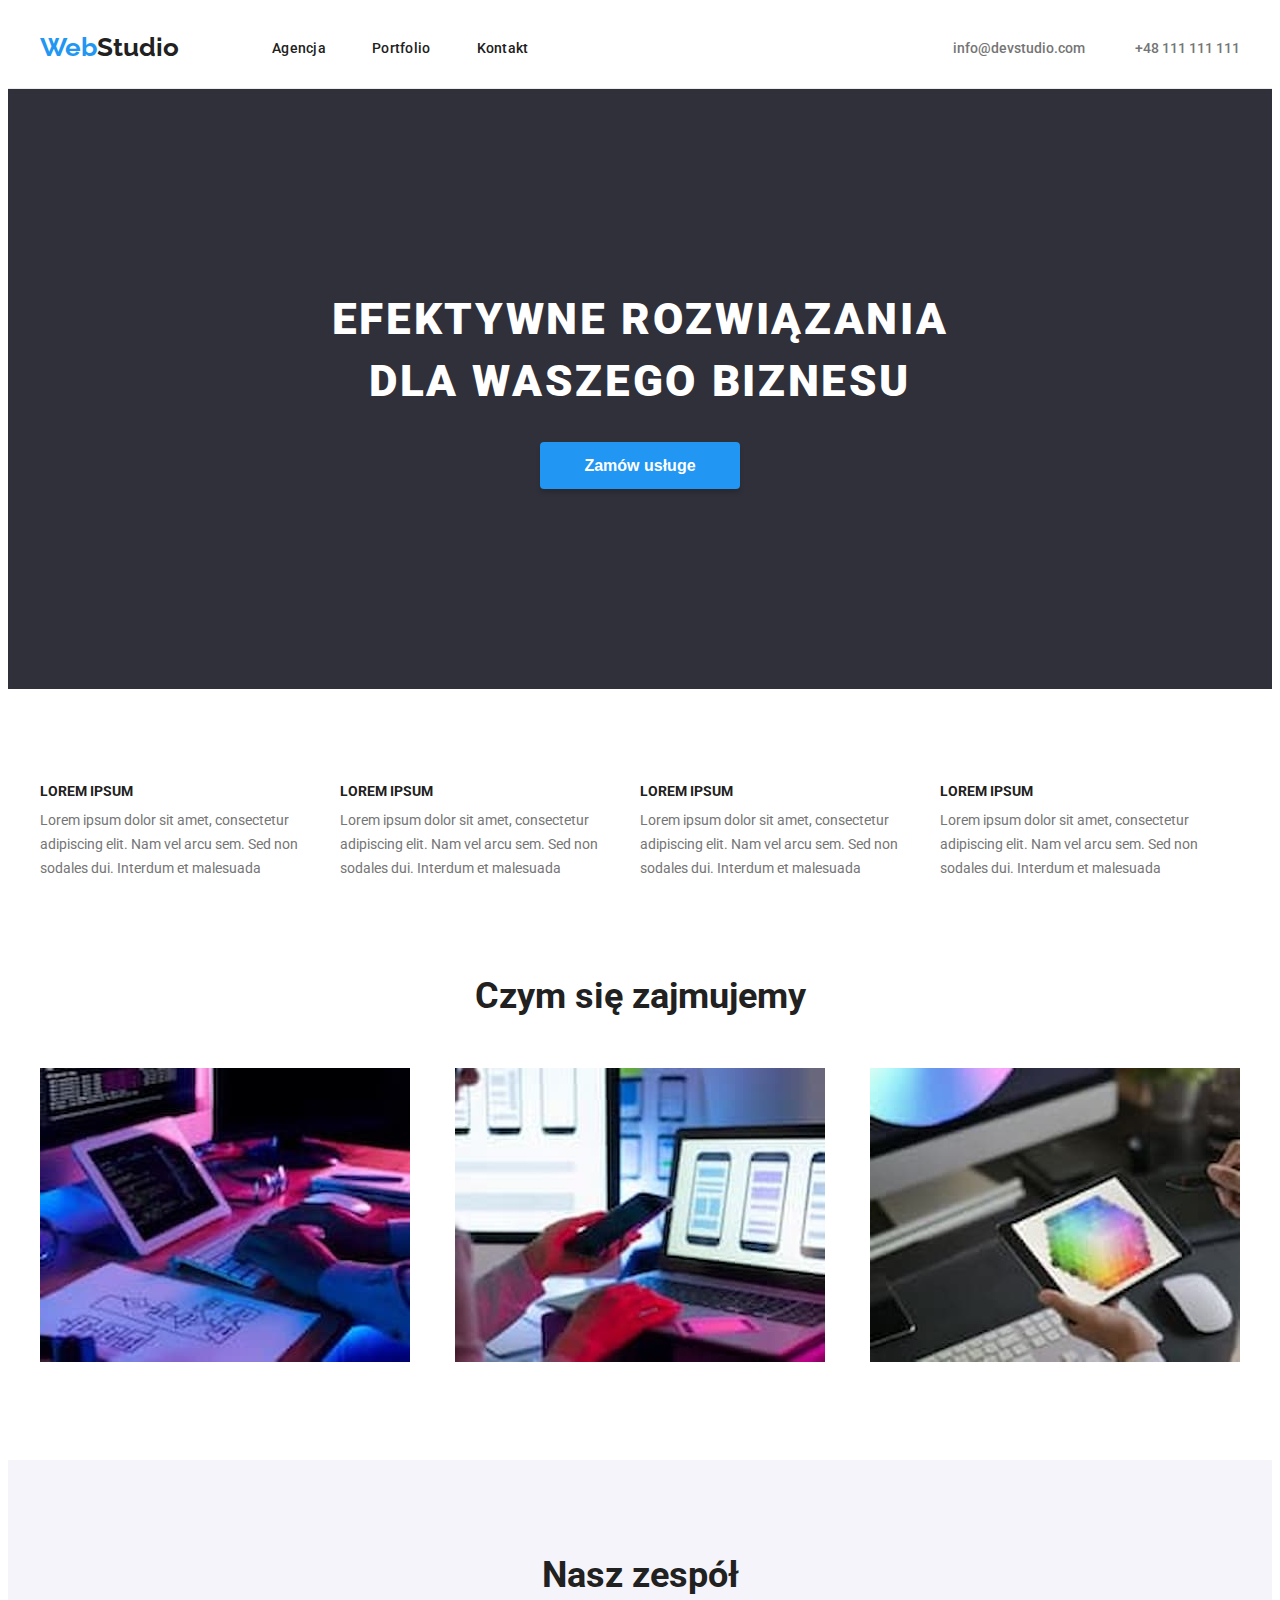
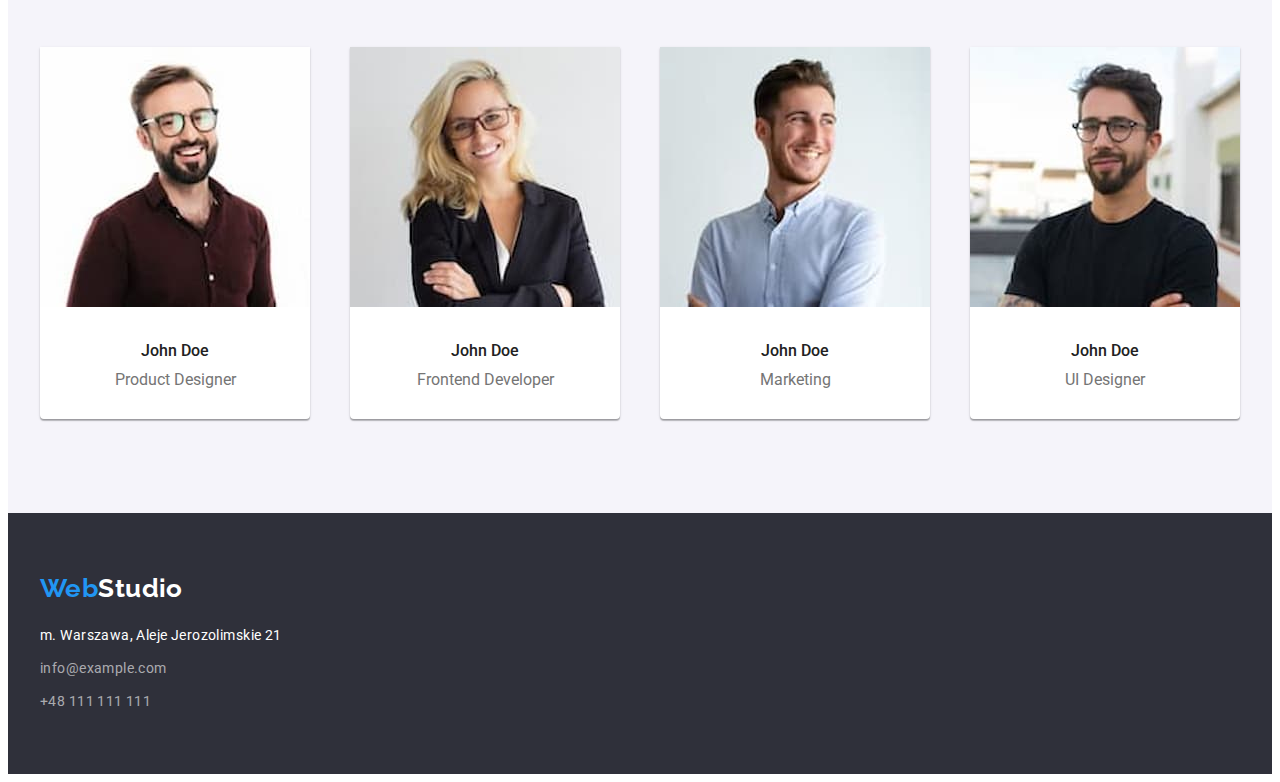
<file: index.html>
<!DOCTYPE html>
<html lang="pl">
  <head>
    <meta charset="UTF-8" />
    <title>hw3-main page</title>
    <link
      rel="stylesheet"
      href="https://cdnjs.cloudflare.com/ajax/libs/modern-normalize/1.1.0/modern-normalize.min.css"
      integrity="sha512-wpPYUAdjBVSE4KJnH1VR1HeZfpl1ub8YT/NKx4PuQ5NmX2tKuGu6U/JRp5y+Y8XG2tV+wKQpNHVUX03MfMFn9Q=="
      crossorigin="anonymous"
      referrerpolicy="no-referrer"
    />
    <link rel="stylesheet" href="./css/style.css" />
    <link rel="preconnect" href="https://fonts.googleapis.com" />
    <link rel="preconnect" href="https://fonts.gstatic.com" crossorigin />
    <link
      href="https://fonts.googleapis.com/css2?family=Raleway:wght@700&family=Roboto:wght@400;500;700;900&display=swap"
      rel="stylesheet"
    />
  </head>
  <body>
    <header class="header-wrapper">
      <div class="container">
        <nav class="menu">
          <a class="logo-main-style" href="#"
            ><span class="logo">Web</span><span class="logo-part-2">Studio</span></a
          >
          <ul class="nav-links">
            <li><a class="active" href="#">Agencja</a></li>
            <li><a href="portfolio.html">Portfolio</a></li>
            <li><a href="#">Kontakt</a></li>
          </ul>
        </nav>
        <div class="header-space-needed">
          <a class="contact" href="info@devstudio.com">info@devstudio.com</a>
          <a class="contact" href="tel:48111111111">+48 111 111 111</a>
        </div>
      </div>
    </header>
    <main>
      <section class="section order">
        <div class="container">
          <h1>EFEKTYWNE ROZWIĄZANIA DLA WASZEGO BIZNESU</h1>
          <button type="button">Zamów usługe</button>
        </div>
      </section>
      <section class="section td-headers">
        <div class="container">
          <ul>
            <li>
              <h3>LOREM IPSUM</h3>
              <p>
                Lorem ipsum dolor sit amet, consectetur adipiscing elit. Nam vel arcu sem. Sed non
                sodales dui. Interdum et malesuada
              </p>
            </li>
            <li>
              <h3>LOREM IPSUM</h3>
              <p>
                Lorem ipsum dolor sit amet, consectetur adipiscing elit. Nam vel arcu sem. Sed non
                sodales dui. Interdum et malesuada
              </p>
            </li>
            <li>
              <h3>LOREM IPSUM</h3>
              <p>
                Lorem ipsum dolor sit amet, consectetur adipiscing elit. Nam vel arcu sem. Sed non
                sodales dui. Interdum et malesuada
              </p>
            </li>
            <li>
              <h3>LOREM IPSUM</h3>
              <p>
                Lorem ipsum dolor sit amet, consectetur adipiscing elit. Nam vel arcu sem. Sed non
                sodales dui. Interdum et malesuada
              </p>
            </li>
          </ul>
        </div>
      </section>
      <section class="section no-space-between-padding headers">
        <div class="container">
          <h2>Czym się zajmujemy</h2>
          <ul class="images-what-we-do">
            <li>
              <img src="images/computer1.jpg" alt="komputer" height="294" width="370" />
            </li>
            <li>
              <img src="images/laptop2.jpg" alt="laptop" height="294" width="370" />
            </li>
            <li>
              <img src="images/tablet3.jpg" alt="kolorowy tablet" height="294" width="370" />
            </li>
          </ul>
        </div>
      </section>
      <section class="section order-team">
        <div class="container">
          <div class="main-team-members-layout">
            <div class="headers">
              <h2>Nasz zespół</h2>
            </div>
            <ul>
              <li>
                <figure>
                  <img
                    src="images/john-doe-1.jpg"
                    alt="uśmiechnięty pan w okularach"
                    height="260"
                    width="270"
                  />
                  <figcaption>
                    <div class="main-team-member">John Doe</div>
                    <div class="main-team-position">Product Designer</div>
                  </figcaption>
                </figure>
              </li>
              <li>
                <figure>
                  <img
                    src="images/john-doe-2.jpg"
                    alt="uśmiechnięta blondynka"
                    height="260"
                    width="270"
                  />
                  <figcaption>
                    <div class="main-team-member">John Doe</div>
                    <div class="main-team-position">Frontend Developer</div>
                  </figcaption>
                </figure>
              </li>
              <li>
                <figure>
                  <img
                    src="images/john-doe-3.jpg"
                    alt="uśmiechnięty pan patrzący w swoje lewo"
                    height="260"
                    width="270"
                  />
                  <figcaption>
                    <div class="main-team-member">John Doe</div>
                    <div class="main-team-position">Marketing</div>
                  </figcaption>
                </figure>
              </li>
              <li>
                <figure>
                  <img
                    src="images/john-doe-4.jpg"
                    alt="pan z brodą na dworze"
                    height="260"
                    width="270"
                  />
                  <figcaption>
                    <div class="main-team-member">John Doe</div>
                    <div class="main-team-position">UI Designer</div>
                  </figcaption>
                </figure>
              </li>
            </ul>
          </div>
        </div>
      </section>
    </main>
    <footer class="footer-wrapper">
      <div class="container">
        <a class="logo-main-style" href="#"
          ><span class="logo">Web</span><span class="logo-second-part-footer">Studio</span></a
        >
        <address>
          <ul>
            <li><span>m. Warszawa, Aleje Jerozolimskie 21</span></li>
            <li><a class="footer-contact" href="info@example.com">info@example.com</a></li>
            <li><a class="footer-contact" href="tel:48111111111">+48 111 111 111</a></li>
          </ul>
        </address>
      </div>
    </footer>
  </body>
</html>
</file>
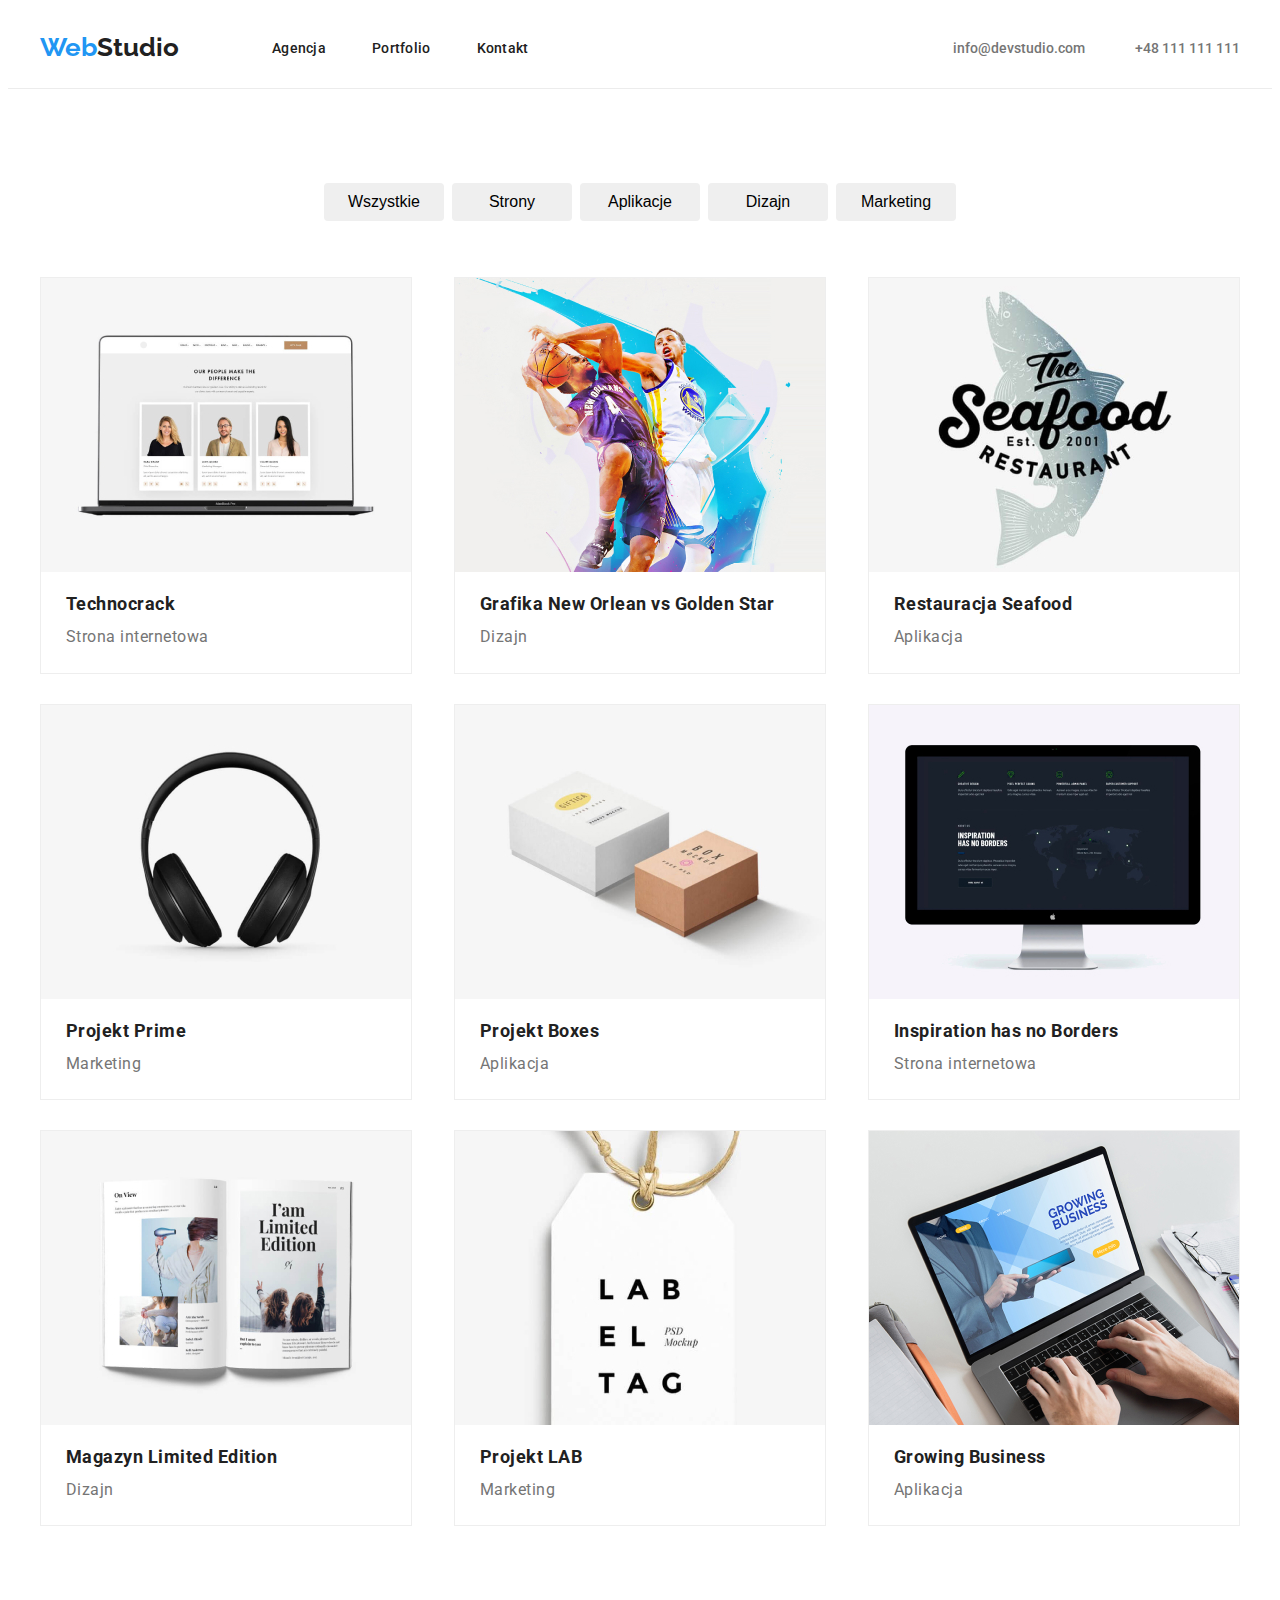
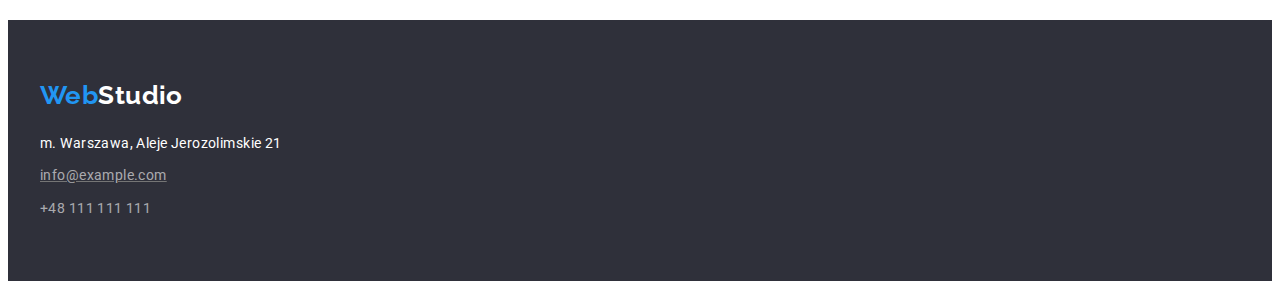
<file: portfolio.html>
<!DOCTYPE html>
<html lang="pl">
  <head>
    <meta charset="UTF-8" />
    <title>hw3-portfolio</title>
    <link
      rel="stylesheet"
      href="https://cdnjs.cloudflare.com/ajax/libs/modern-normalize/1.1.0/modern-normalize.min.css"
      integrity="sha512-wpPYUAdjBVSE4KJnH1VR1HeZfpl1ub8YT/NKx4PuQ5NmX2tKuGu6U/JRp5y+Y8XG2tV+wKQpNHVUX03MfMFn9Q=="
      crossorigin="anonymous"
      referrerpolicy="no-referrer"
    />
    <link rel="stylesheet" href="./css/style.css" />
    <link rel="preconnect" href="https://fonts.googleapis.com" />
    <link rel="preconnect" href="https://fonts.gstatic.com" crossorigin />
    <link
      href="https://fonts.googleapis.com/css2?family=Raleway:wght@700&family=Roboto:wght@400;500;700;900&display=swap"
      rel="stylesheet"
    />
  </head>
  <body>
    <header class="header-wrapper">
      <div class="container">
        <nav class="menu">
          <a class="logo-main-style" href="#"
            ><span class="logo">Web</span><span class="logo-part-2">Studio</span></a
          >
          <div>
            <ul class="nav-links">
              <li><a href="index.html">Agencja</a></li>
              <li><a class="active" href="#">Portfolio</a></li>
              <li><a href="#">Kontakt</a></li>
            </ul>
          </div>
        </nav>
        <div class="header-space-needed">
          <a class="contact" href="info@devstudio.com">info@devstudio.com</a>
          <a class="contact" href="tel:48111111111">+48 111 111 111</a>
        </div>
      </div>
    </header>
    <main>
      <section class="section">
        <div class="container">
          <ul class="buttons">
            <li>
              <button type="button">Wszystkie</button>
            </li>
            <li>
              <button type="button">Strony</button>
            </li>
            <li>
              <button type="button">Aplikacje</button>
            </li>
            <li>
              <button type="button">Dizajn</button>
            </li>
            <li>
              <button type="button">Marketing</button>
            </li>
          </ul>
        </div>
      </section>
      <section class="section no-space-between-padding">
        <div class="container">
          <ul class="portfolio-big-net">
            <li>
              <figure>
                <img
                  src="images/hw2/1-Technocrack.jpg"
                  alt="ekran z sylwetkami kandydatów"
                  height="294"
                  width="370"
                />
                <figcaption>
                  <div class="img-first-part">Technocrack</div>
                  <div class="img-second-part">Strona internetowa</div>
                </figcaption>
              </figure>
            </li>
            <li>
              <figure>
                <img
                  src="images/hw2/2-New-Orlean-vs-Golden-Star.jpg"
                  alt="dwaj koszykarze rzucają piłkę"
                  height="294"
                  width="370"
                />
                <figcaption>
                  <div class="img-first-part">Grafika New Orlean vs Golden Star</div>
                  <div class="img-second-part">Dizajn</div>
                </figcaption>
              </figure>
            </li>
            <li>
              <figure>
                <img
                  src="images/hw2/3-Seafood-restaurant.jpg"
                  alt="logo restauracji"
                  height="294"
                  width="370"
                />
                <figcaption>
                  <div class="img-first-part">Restauracja Seafood</div>
                  <div class="img-second-part">Aplikacja</div>
                </figcaption>
              </figure>
            </li>
            <li>
              <figure>
                <img
                  src="images/hw2/4-Prime-project.jpg"
                  alt="słuchawki nauszne"
                  height="294"
                  width="370"
                />
                <figcaption>
                  <div class="img-first-part">Projekt Prime</div>
                  <div class="img-second-part">Marketing</div>
                </figcaption>
              </figure>
            </li>
            <li>
              <figure>
                <img
                  src="images/hw2/5-Boxes-project.jpg"
                  alt="dwa leżące obok siebie pudełka"
                  height="294"
                  width="370"
                />
                <figcaption>
                  <div class="img-first-part">Projekt Boxes</div>
                  <div class="img-second-part">Aplikacja</div>
                </figcaption>
              </figure>
            </li>
            <li>
              <figure>
                <img
                  src="images/hw2/6-Inspiration-has-no-Borders.jpg"
                  alt="monitor z otwartą stroną internetową"
                  height="294"
                  width="370"
                />
                <figcaption>
                  <div class="img-first-part">Inspiration has no Borders</div>
                  <div class="img-second-part">Strona internetowa</div>
                </figcaption>
              </figure>
            </li>
            <li>
              <figure>
                <img
                  src="images/hw2/7-Limited-Edition-magazine.jpg"
                  alt="otwarty magazyn"
                  height="294"
                  width="370"
                />
                <figcaption>
                  <div class="img-first-part">Magazyn Limited Edition</div>
                  <div class="img-second-part">Dizajn</div>
                </figcaption>
              </figure>
            </li>
            <li>
              <figure>
                <img
                  src="images/hw2/8-LAB-project.jpg"
                  alt="metka z napisem firmy"
                  height="294"
                  width="370"
                />
                <figcaption>
                  <div class="img-first-part">Projekt LAB</div>
                  <div class="img-second-part">Marketing</div>
                </figcaption>
              </figure>
            </li>
            <li>
              <figure>
                <img
                  src="images/hw2/9-Growing-Business.jpg"
                  alt="ktoś pracuje na laptopie"
                  height="294"
                  width="370"
                />
                <figcaption>
                  <div class="img-first-part">Growing Business</div>
                  <div class="img-second-part">Aplikacja</div>
                </figcaption>
              </figure>
            </li>
          </ul>
        </div>
      </section>
    </main>
    <footer class="footer-wrapper">
      <div class="container">
        <a class="logo-main-style" href="#"
          ><span class="logo">Web</span><span class="logo-second-part-footer">Studio</span></a
        >
        <address>
          <ul class="footer-underline">
            <li><span>m. Warszawa, Aleje Jerozolimskie 21</span></li>
            <li><a class="footer-contact" href="info@example.com">info@example.com</a></li>
            <li><a class="footer-contact" href="tel:48111111111">+48 111 111 111</a></li>
          </ul>
        </address>
      </div>
    </footer>
  </body>
</html>
</file>
<file: css/style.css>
:root {
  --main-blue: #2196f3;
  --almost-black: #212121;
  --logo-white: #ffffff;
  --contact-grey: #757575;
  --backgroud-footer: #2f303a;
  --header-border: #ececec;
  --team-members-backgroud: #f5f4fa;
  --border-header: #eeeeee;
}

ul {
  list-style: none;
}

h1,
h2,
h3,
h4,
p,
ul,
figure {
  margin: 0px;
  padding: 0px;
  border: 0px;
}

body {
  font-family: 'Roboto', sans-serif;
  color: var(--almost-black);
  font-style: normal;
  font-weight: 400;
  text-decoration: none;
}

.container {
  width: 1200px;
  margin: 0 auto;
  padding: 0 15px;
}

.section {
  padding: 94px 0px;
}

.header-wrapper {
  padding: 24px 0 25px;
  border-bottom: solid 1px var(--header-border);
}

.header-wrapper .container {
  display: flex;
  justify-content: space-between;
  align-items: center;
}

.menu {
  display: flex;
  align-items: center;
  gap: 93px;
}

.header-space-needed {
  display: flex;
  gap: 50px;
}

.order {
  background-color: var(--backgroud-footer);
  text-align: center;
  display: flex;
}

.order .container h1 {
  font-weight: 900;
  font-size: 44px;
  line-height: 1.4;
  color: var(--logo-white);
  letter-spacing: 0.06em;
  margin-top: 106px;
  margin-left: 252px;
  margin-right: 252px;
}

.order .container button {
  width: 200px;
  height: 47px;
  font-weight: 700;
  font-size: 16px;
  color: var(--logo-white);
  background-color: var(--main-blue);
  border: none;
  cursor: pointer;
  margin-top: 30px;
  margin-bottom: 106px;
  box-shadow: 0px 4px 4px rgba(0, 0, 0, 0.15);
  border-radius: 4px;
  box-shadow: 0px 4px 4px rgba(0, 0, 0, 0.15);
  padding: 0px;
}
.logo-main-style {
  text-decoration: none;
  font-family: 'Raleway';
  font-style: normal;
  font-weight: 700;
  font-size: 26px;
  line-height: 1.2;
}

.logo {
  color: var(--main-blue);
}
.logo-part-2 {
  color: var(--almost-black);
}

.nav-links {
  display: flex;
  gap: 46px;
}

.nav-links a {
  font-weight: 500;
  font-size: 14px;
  letter-spacing: 0.02em;
  color: var(--almost-black);
  text-decoration: none;
}

.active {
  color: var(--main-blue);
}

.portfolio-big-net {
  row-gap: 30px;
  display: flex;
  flex-wrap: wrap;
  justify-content: space-between;
}

.portfolio-big-net figcaption {
  padding-top: 10px;
  padding-left: 25px;
  letter-spacing: 0.03em;
}

.buttons {
  display: flex;
  justify-content: center;
  gap: 8px;
  margin-bottom: -44px;
}

.buttons button {
  font-weight: 500;
  font-size: 16px;
  width: 120px;
  height: 38px;
  background-color: none;
  cursor: pointer;
  border: none;
  border-radius: 4px;
}

.portfolio-big-net figure {
  background: var(--logo-white);
  border: 1px solid var(--border-header);
}

.order-team {
  background-color: var(--team-members-backgroud);
}

.contact {
  font-weight: 500;
  font-size: 14px;
  color: var(--contact-grey);
  text-decoration: none;
}

.contact:hover,
.contact:focus {
  color: var(--main-blue);
  outline: none;
}

.td-headers ul {
  display: flex;
  justify-content: center;
}

.td-headers li h3 {
  font-weight: 700;
  font-size: 14px;
  padding-bottom: 10px;
}

.td-headers li p {
  font-size: 14px;
  line-height: 1.7;
  color: var(--contact-grey);
}

.main-team-members-layout {
  background-color: var(--team-members-backgroud);
  text-align: center;
}

.main-team-members-layout ul {
  display: flex;
  flex-direction: row;
  justify-content: space-between;
}

.main-team-members-layout li {
  background: var(--logo-white);
  box-shadow: 0px 1px 3px rgba(0, 0, 0, 0.12), 0px 1px 1px rgba(0, 0, 0, 0.14),
    0px 2px 1px rgba(0, 0, 0, 0.2);
  border-radius: 0px 0px 4px 4px;
  font-size: 16px;
}

.headers h2 {
  font-weight: 700;
  font-size: 36px;
  line-height: 1.2;
  margin-bottom: 50px;
  text-align: center;
}

.no-space-between-padding {
  margin-top: -94px;
}

.images-what-we-do {
  display: flex;
  justify-content: space-between;
}

.img-first-part {
  font-weight: 700;
  font-size: 18px;
  line-height: 2;
  color: var(--almost-black);
}

.img-second-part {
  font-size: 16px;
  line-height: 1.9;
  color: var(--contact-grey);
  margin-bottom: 20px;
}

.footer-wrapper {
  background-color: var(--backgroud-footer);
  color: var(--logo-white);
  font-size: 14px;
  letter-spacing: 0.03em;
}

.footer-wrapper .container {
  padding-top: 60px;
  padding-bottom: 51px;
}

.footer-wrapper .container ul li {
  margin-bottom: 9px;
  line-height: 1.7;
  font-style: normal;
}

.footer-wrapper .container ul :nth-child(1) {
  margin-top: 20px;
}

.logo-second-part-footer {
  color: var(--logo-white);
}

.footer-contact {
  color: rgba(255, 255, 255, 0.6);
  font-style: normal;
  text-decoration: none;
}

.footer-underline li:nth-child(2) {
  text-decoration: underline;
  color: var(--contact-grey);
}

.footer-contact:hover,
.footer-contact:focus {
  color: var(--main-blue);
  outline: none;
}

.main-team-member {
  font-weight: 500;
  margin-top: 30px;
  margin-bottom: 10px;
}

.main-team-position {
  color: var(--contact-grey);
  margin-bottom: 30px;
}

.nav-links a:hover,
.nav-links a:focus,
.nav-links a:active {
  color: var(--main-blue);
  outline: none;
}

.buttons button:hover,
.buttons button:focus {
  background-color: var(--main-blue);
  color: var(--logo-white);
  outline: none;
}
</file>
